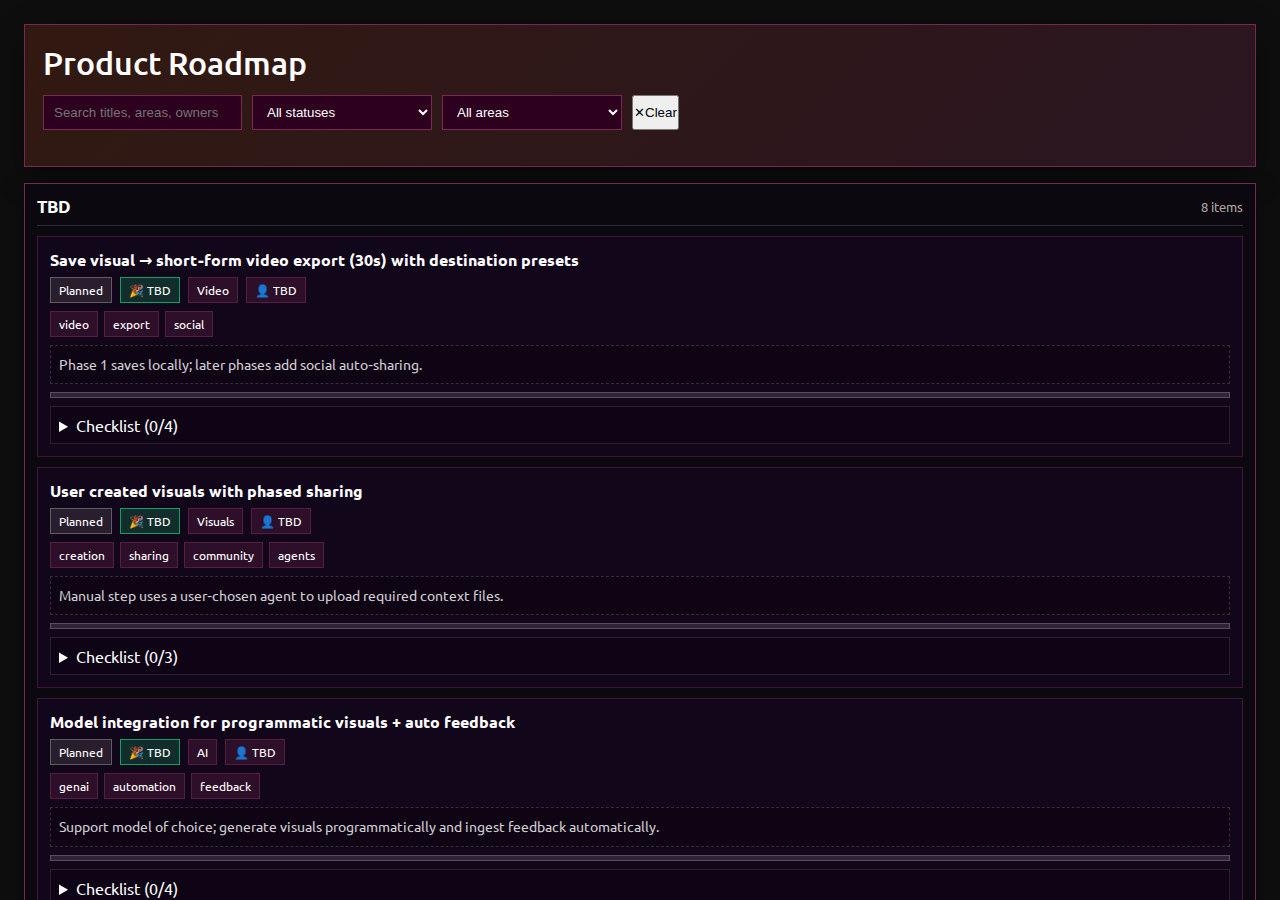
<file: roadmap.html>
<!doctype html>
<html lang="en">
<head>
  <meta charset="utf-8" />
  <title>Product Roadmap</title>
  <meta name="viewport" content="width=device-width, initial-scale=1" />
  <link href="https://fonts.googleapis.com/css2?family=Ubuntu:wght@400;500;700&display=swap" rel="stylesheet">
  <link rel="stylesheet" href="styles.css">
  <style>
    :root {
      --chip-bg: rgba(119, 41, 83, 0.28);
      --chip-brd: rgba(119, 41, 83, 0.55);
      --panel-bg: rgba(12, 8, 18, 0.85);
    }
    .scroll-viewport { position:absolute; inset:0; overflow:auto; padding:24px 24px 140px; }
    .roadmap-hero { background: linear-gradient(135deg, rgba(233,84,32,0.16), rgba(119,41,83,0.28));
      border:1px solid var(--ubuntu-purple); padding:18px; margin-bottom:16px; box-shadow:0 10px 28px rgba(0,0,0,.35);}
    .roadmap-hero h1 { font-weight:500; }
    .toolbar { display:flex; gap:10px; flex-wrap:wrap; margin:12px 0 18px; }
    .toolbar input[type="search"], .toolbar select { background:var(--ubuntu-dark); border:1px solid var(--ubuntu-purple);
      color:var(--text-primary); padding:8px 10px; min-width:180px; }
    .roadmap-grid { display:grid; grid-template-columns:repeat(auto-fit, minmax(320px, 1fr)); gap:14px; align-items:start; }
    .quarter-card { background: rgba(12,8,18,.8); border:1px solid var(--ubuntu-purple); box-shadow:0 8px 22px rgba(0,0,0,.35); padding:12px; }
    .quarter-title { display:flex; align-items:center; justify-content:space-between; margin-bottom:8px; border-bottom:1px solid rgba(174,167,159,.22); padding-bottom:8px; }
    .quarter-title h2 { font-size:1.05rem; font-weight:600; color:#fff; }
    .quarter-meta { font-size:.8rem; color:var(--text-secondary); }
    .item { background: rgba(20,6,28,.85); border:1px solid rgba(119,41,83,.45); padding:12px; margin:10px 0; transition:.18s; }
    .item:hover { transform: translateY(-2px); border-color: rgba(255,166,102,.55); box-shadow:0 8px 24px rgba(233,84,32,.2); }
    .item-title { font-weight:600; color:#fff; line-height:1.35; }
    .item-title a { color:inherit; text-decoration:none; } .item-title a:hover { color:var(--ubuntu-orange); text-decoration:underline; }
    .item-line { display:flex; gap:8px; align-items:center; flex-wrap:wrap; margin-top:6px; font-size:.88rem; color:var(--text-secondary);}
    .chips { display:flex; gap:6px; flex-wrap:wrap; margin-top:8px; }
    .chip { display:inline-flex; align-items:center; gap:6px; padding:4px 8px; border:1px solid var(--chip-brd); background:var(--chip-bg);
      font-size:.75rem; color:#fff; }
    .chip.status-planned { border-color: rgba(174,167,159,.45); background: rgba(174,167,159,.15); }
    .chip.status-inprogress { border-color: rgba(233,84,32,.6); background: rgba(233,84,32,.18); }
    .chip.status-done { border-color: rgba(16,255,145,.55); background: rgba(16,255,145,.16); }
    .chip.status-onhold { border-color: rgba(255,210,86,.6); background: rgba(255,210,86,.15); }
    .chip.release { border-color: rgba(16,255,145,.55); background: rgba(16,255,145,.16); }
    .notes { margin-top:8px; color:rgba(255,255,255,.82); font-size:.9rem; line-height:1.5; background:rgba(0,0,0,.2); border:1px dashed rgba(255,255,255,.16); padding:8px; }
    .progress { margin-top:8px; }
    .progress-bar { height:6px; background: rgba(255,255,255,.12); border:1px solid rgba(255,255,255,.2); }
    .progress-fill { height:100%; width:0%; background: var(--ubuntu-orange); }
    details.checklist { margin-top:8px; background: rgba(0,0,0,.18); border:1px solid rgba(255,255,255,.12); padding:8px; }
    .checklist-list { margin:8px 0 0 0; padding:0; list-style:none; }
    .checklist-list li { padding:4px 0; }
    .checklist-list li.done { color: rgba(16,255,145,.88); }
    .empty-state { padding:14px; border:1px dashed rgba(255,255,255,.22); color:var(--text-secondary); text-align:center; }
    .file-fallback { margin-top:12px; display:none; } .file-fallback.active { display:block; }
  </style>
</head>
<body>
  <main class="scroll-viewport">
    <header class="roadmap-hero">
      <h1>Product Roadmap</h1>
      <div class="toolbar" role="region" aria-label="Roadmap filters">
        <input id="searchBox" type="search" placeholder="Search titles, areas, owners, tags…" aria-label="Search roadmap">
        <select id="statusFilter" aria-label="Filter by status">
          <option value="">All statuses</option>
          <option>In Progress</option>
          <option>Planned</option>
          <option>On Hold</option>
          <option>Done</option>
        </select>
        <select id="areaFilter" aria-label="Filter by area">
          <option value="">All areas</option>
        </select>
        <button class="control-btn" id="btnClearFilters" title="Clear filters">
          <span class="btn-icon">✕</span><span class="btn-label">Clear</span>
        </button>
      </div>
      <div class="file-fallback" id="fileFallback">
        <label class="control-btn" style="display:inline-flex;">
          <span class="btn-icon">📄</span><span class="btn-label">Load a .md/.tsv/.csv file…</span>
          <input id="fileInput" type="file" accept=".md,.tsv,.csv,.txt" style="display:none">
        </label>
      </div>
    </header>

    <section id="root" class="roadmap-grid" aria-live="polite"></section>
  </main>

  <script>
  /* ---------- helpers ---------- */
  const $ = sel => document.querySelector(sel);
  const $$ = sel => Array.from(document.querySelectorAll(sel));
  const PREFER_SOURCES = [
    { path:'roadmap.md',  type:'md'  },  // Markdown first (easiest to edit)
    { path:'roadmap.tsv', type:'tsv' },
    { path:'roadmap.csv', type:'csv' },
  ];
  let CURRENT_SOURCE = null;
  let ALL_ITEMS = [];

  function esc(s='') {
    return s.replace(/[&<>"']/g, m => ({'&':'&amp;','<':'&lt;','>':'&gt;','"':'&quot;',"'":'&#39;'}[m]));
  }
  function statusKey(s) {
    const t=(s||'').toLowerCase();
    if (t.startsWith('in')) return 'inprogress';
    if (t.startsWith('done')||t==='completed'||t==='complete') return 'done';
    if (t.startsWith('on')) return 'onhold';
    return 'planned';
  }
  function fmtDate(d) {
    if (!d) return '';
    const m = (''+d).match(/^(\d{4})-(\d{2})-(\d{2})$/);
    if (!m) return d;
    return new Date(+m[1], +m[2]-1, +m[3]).toLocaleDateString();
  }
  function quarterSortValue(q) {
    if (!q) return Number.POSITIVE_INFINITY;
    const s=(''+q).trim(); let m;
    if ((m=s.match(/^(\d{4})-?q([1-4])$/i))) return (+m[1])*4+(+m[2]);
    if ((m=s.match(/^q([1-4])\s*(\d{4})$/i))) return (+m[2])*4+(+m[1]);
    if ((m=s.match(/^(\d{4})-(\d{2})$/))) return (+m[1])*4+Math.ceil((+m[2])/3);
    if ((m=s.match(/^(\d{4})$/))) return (+m[1])*4;
    if (s.toUpperCase()==='TBD') return Number.POSITIVE_INFINITY-1;
    return Number.POSITIVE_INFINITY;
  }
  function groupBy(arr, fn) {
    const m=new Map(); for (const it of arr){ const k=fn(it); if(!m.has(k)) m.set(k, []); m.get(k).push(it); } return m;
  }

  /* ---------- parsers ---------- */
  function parseSeparated(text, sep) {
    const rows=[]; let i=0, f='', row=[], q=false;
    while(i<text.length){ const ch=text[i];
      if (ch==='"'){ if(q && text[i+1]==='"'){ f+='"'; i+=2; continue; } q=!q; i++; continue; }
      if (!q && (ch==='\n'||ch==='\r')){ if (f!==''||row.length){ row.push(f); rows.push(row); row=[]; f=''; }
        if (ch==='\r'&&text[i+1]==='\n') i++; i++; continue; }
      if (!q && ch===sep){ row.push(f); f=''; i++; continue; }
      f+=ch; i++;
    }
    if (f!==''||row.length){ row.push(f); rows.push(row); }
    return rows.map(r=>r.map(c=>c.trim())).filter(r=>r.some(c=>c.length>0));
  }
  function normalizeFromHeaderRow(rows){
    if (!rows.length) return [];
    const header = rows[0].map(h => h.toLowerCase());
    const idx = names => names.reduce((acc,n)=> acc>=0?acc: header.indexOf(n), -1);
    const qi=idx(['quarter','q','when']);
    const ti=idx(['title','item','name']);
    const si=idx(['status','state']);
    const ai=idx(['area','track','category','pillar']);
    const oi=idx(['owner','lead']);
    const gi=idx(['tags','tag']);
    const ss=idx(['start','start_date','startdate']);
    const du=idx(['due','target','target_date','duedate']);
    const rl=idx(['release','release_date','released']);
    const li=idx(['link','url']);
    const no=idx(['notes','note','desc','description']);
    const items=[];
    for (let r=1;r<rows.length;r++){
      const row=rows[r]; if (!row||!row.length) continue;
      const title=row[ti]||''; if(!title.trim()) continue;
      items.push({
        quarter: row[qi]||'TBD',
        title,
        status: statusKey(row[si]||'Planned'),
        area: row[ai]||'',
        owner: row[oi]||'',
        tags: (row[gi]||'').split(/;|,/).map(t=>t.trim()).filter(Boolean),
        start: row[ss]||'',
        due: row[du]||'',
        release: row[rl]||'',
        link: row[li]||'',
        notes: row[no]||'',
        checklist: []
      });
    }
    return items;
  }
  function parseTSV(text){ return normalizeFromHeaderRow(parseSeparated(text,'\t').filter(r=>r[0] && !r[0].startsWith('#'))); }
  function parseCSV(text){ return normalizeFromHeaderRow(parseSeparated(text,',').filter(r=>r[0] && !r[0].startsWith('#'))); }

  // Markdown with sub-checklists & release date
  function parseMarkdown(text){
    const lines = text.split(/\r?\n/);
    let currentQuarter='TBD';
    let lastItem=null;
    const items=[];
    const topItemRe = /^-\s+\[(\s|x|~|>|in)\]\s*(.+)$/i;
    const subItemRe = /^\s{2,}-\s+\[(\s|x)\]\s*(.+)$/i;
    for (const raw of lines){
      const line = raw.trimEnd();
      if (!line.trim()) continue;
      const h = line.match(/^#{2,3}\s+(.*)$/); // quarters as ##/###
      if (h){ currentQuarter=h[1].trim(); lastItem=null; continue; }

      // sub-checklist (must check raw for leading spaces)
      const sub = raw.match(subItemRe);
      if (sub && lastItem){
        const done = sub[1].toLowerCase()==='x';
        lastItem.checklist.push({ text: sub[2].trim(), done });
        continue;
      }

      // top-level item
      const m = line.match(topItemRe);
      if (m){
        const box = m[1].toLowerCase();
        const rest = m[2].trim();
        const parts = rest.split('|').map(s=>s.trim()).filter(Boolean);
        const title = parts.shift() || '';
        const meta = parts.reduce((acc, seg)=>{
          const mm = seg.match(/^([a-z_]+)\s*:\s*(.+)$/i);
          if (mm) acc[mm[1].toLowerCase()] = mm[2].trim();
          return acc;
        }, {});
        const baseStatus = (box==='x') ? 'done' : (box==='~'||box==='>'||box==='in') ? 'inprogress' : 'planned';
        const item = {
          quarter: currentQuarter || 'TBD',
          title,
          status: baseStatus,
          area: meta.area || '',
          owner: meta.owner || '',
          tags: (meta.tags||'').split(/;|,/).map(t=>t.trim()).filter(Boolean),
          start: meta.start || '',
          due: meta.due || meta.target || '',
          release: meta.release || '',
          link: meta.link || '',
          notes: meta.notes || '',
          checklist: []
        };
        items.push(item);
        lastItem=item;
      }
    }
    return items;
  }

  /* ---------- load & UI ---------- */
  function effectiveStatus(it){
    if (it.checklist && it.checklist.length){
      const done = it.checklist.filter(c=>c.done).length;
      if (done === it.checklist.length && it.checklist.length>0) return 'done';
      if (done > 0) return 'inprogress';
    }
    return statusKey(it.status);
  }

  async function detectAndLoad(){
    for (const src of PREFER_SOURCES){
      try {
        const res = await fetch(src.path, { cache:'no-store' });
        if (!res.ok) continue;
        const text = await res.text();
        const items = src.type==='md'  ? parseMarkdown(text)
                     : src.type==='tsv' ? parseTSV(text)
                     : parseCSV(text);
        CURRENT_SOURCE = src;
        return items;
      } catch(e){/* try next */ }
    }
    meta.innerHTML = `No data file found. Place <strong>roadmap.md</strong> next to this HTML or use the button below.`;
    $('#fileFallback').classList.add('active');
    return [];
  }

  function applyFilters(items){
    const q = $('#searchBox').value.trim().toLowerCase();
    const s = $('#statusFilter').value;
    const a = $('#areaFilter').value;
    return items.filter(it=>{
      const eff = effectiveStatus(it);
      if (s && eff !== statusKey(s)) return false;
      if (a && (it.area||'').toLowerCase() !== a.toLowerCase()) return false;
      if (q){
        const blob = [it.title, it.area, it.owner, it.quarter, (it.tags||[]).join(' '), it.notes].join(' ').toLowerCase();
        if (!blob.includes(q)) return false;
      }
      return true;
    });
  }

  function render(items){
    const root = $('#root'); root.innerHTML='';
    if (!items.length){ root.innerHTML = `<div class="empty-state">No items to display with current filters.</div>`; return; }

    // area options
    const areas = Array.from(new Set(ALL_ITEMS.map(i=>(i.area||'').trim()).filter(Boolean))).sort();
    const areaSel = $('#areaFilter');
    const currentArea = areaSel.value;
    areaSel.innerHTML = `<option value="">All areas</option>` + areas.map(a=>`<option ${a===currentArea?'selected':''}>${esc(a)}</option>`).join('');

    // group & sort
    const groups = groupBy(items, it=>it.quarter || 'TBD');
    const quarters = Array.from(groups.keys()).sort((a,b)=> quarterSortValue(a)-quarterSortValue(b));

    for (const q of quarters){
      const group = groups.get(q).slice().sort((a,b)=>{
        const order = { inprogress:0, planned:1, onhold:2, done:3 };
        const sa=order[effectiveStatus(a)] ?? 9, sb=order[effectiveStatus(b)] ?? 9;
        if (sa!==sb) return sa-sb;
        return (a.due||'').localeCompare(b.due||'');
      });

      const card = document.createElement('section');
      card.className='quarter-card';
      card.innerHTML = `
        <div class="quarter-title">
          <h2>${esc(q)}</h2>
          <div class="quarter-meta">${group.length} item${group.length>1?'s':''}</div>
        </div>
      `;

      for (const it of group){
        const eff = effectiveStatus(it);
        const chipStatus = `status-${eff}`;
        const linkOpen = it.link ? `<a href="${esc(it.link)}" target="_blank" rel="noopener noreferrer">` : '';
        const linkClose = it.link ? `</a>` : '';
        const when = (it.start||it.due) ? `<span class="chip" title="Dates">${it.start?fmtDate(it.start):''}${it.start&&it.due?' → ':''}${it.due?fmtDate(it.due):''}</span>` : '';
        const release = it.release ? `<span class="chip release" title="Release date">🎉 ${fmtDate(it.release)}</span>` : '';
        const tags = (it.tags||[]).map(t=>`<span class="chip">${esc(t)}</span>`).join('');
        const hasChecklist = it.checklist && it.checklist.length>0;
        const done = hasChecklist ? it.checklist.filter(c=>c.done).length : 0;
        const total = hasChecklist ? it.checklist.length : 0;
        const pct = hasChecklist ? Math.round(done/total*100) : 0;

        const el = document.createElement('article');
        el.className='item';
        el.innerHTML = `
          <div class="item-title">${linkOpen}${esc(it.title)}${linkClose}</div>
          <div class="item-line">
            <span class="chip ${chipStatus}" title="Status">${eff.replace(/^./,c=>c.toUpperCase())}</span>
            ${release}
            ${it.area ? `<span class="chip" title="Area">${esc(it.area)}</span>` : ''}
            ${it.owner ? `<span class="chip" title="Owner">👤 ${esc(it.owner)}</span>` : ''}
            ${when}
          </div>
          ${ (it.tags&&it.tags.length) ? `<div class="chips">${tags}</div>` : '' }
          ${ it.notes ? `<div class="notes">${esc(it.notes)}</div>` : '' }
          ${ hasChecklist ? `
            <div class="progress" aria-label="Checklist progress">
              <div class="progress-bar"><div class="progress-fill" style="width:${pct}%"></div></div>
            </div>
            <details class="checklist">
              <summary>Checklist (${done}/${total})</summary>
              <ul class="checklist-list">
                ${it.checklist.map(c=>`<li class="${c.done?'done':''}">${c.done?'✓':'○'} ${esc(c.text)}</li>`).join('')}
              </ul>
            </details>
          ` : '' }
        `;
        card.appendChild(el);
      }
      root.appendChild(card);
    }
  }

  // events
  $('#searchBox').addEventListener('input', ()=>render(applyFilters(ALL_ITEMS)));
  $('#statusFilter').addEventListener('change', ()=>render(applyFilters(ALL_ITEMS)));
  $('#areaFilter').addEventListener('change', ()=>render(applyFilters(ALL_ITEMS)));
  $('#btnClearFilters').addEventListener('click', ()=>{
    $('#searchBox').value=''; $('#statusFilter').value=''; $('#areaFilter').value=''; render(applyFilters(ALL_ITEMS));
  });

  // local file fallback
  const fileInput = $('#fileInput');
  fileInput?.addEventListener('change', async (ev)=>{
    const f = ev.target.files?.[0]; if (!f) return;
    const text = await f.text(); const name=f.name.toLowerCase();
    CURRENT_SOURCE = { path:f.name, type: name.endsWith('.csv')?'csv': name.endsWith('.tsv')||name.endsWith('.txt')?'tsv':'md' };
    ALL_ITEMS = CURRENT_SOURCE.type==='md' ? parseMarkdown(text) : CURRENT_SOURCE.type==='tsv' ? parseTSV(text) : parseCSV(text);
    $('#metaLine').textContent = `Loaded ${f.name} • ${ALL_ITEMS.length} items`;
    render(applyFilters(ALL_ITEMS));
  });

  // initial load (no auto-refresh / no reload button)
  (async()=>{ ALL_ITEMS = await detectAndLoad(); render(applyFilters(ALL_ITEMS)); })();
  </script>
</body>
</html>
</file>
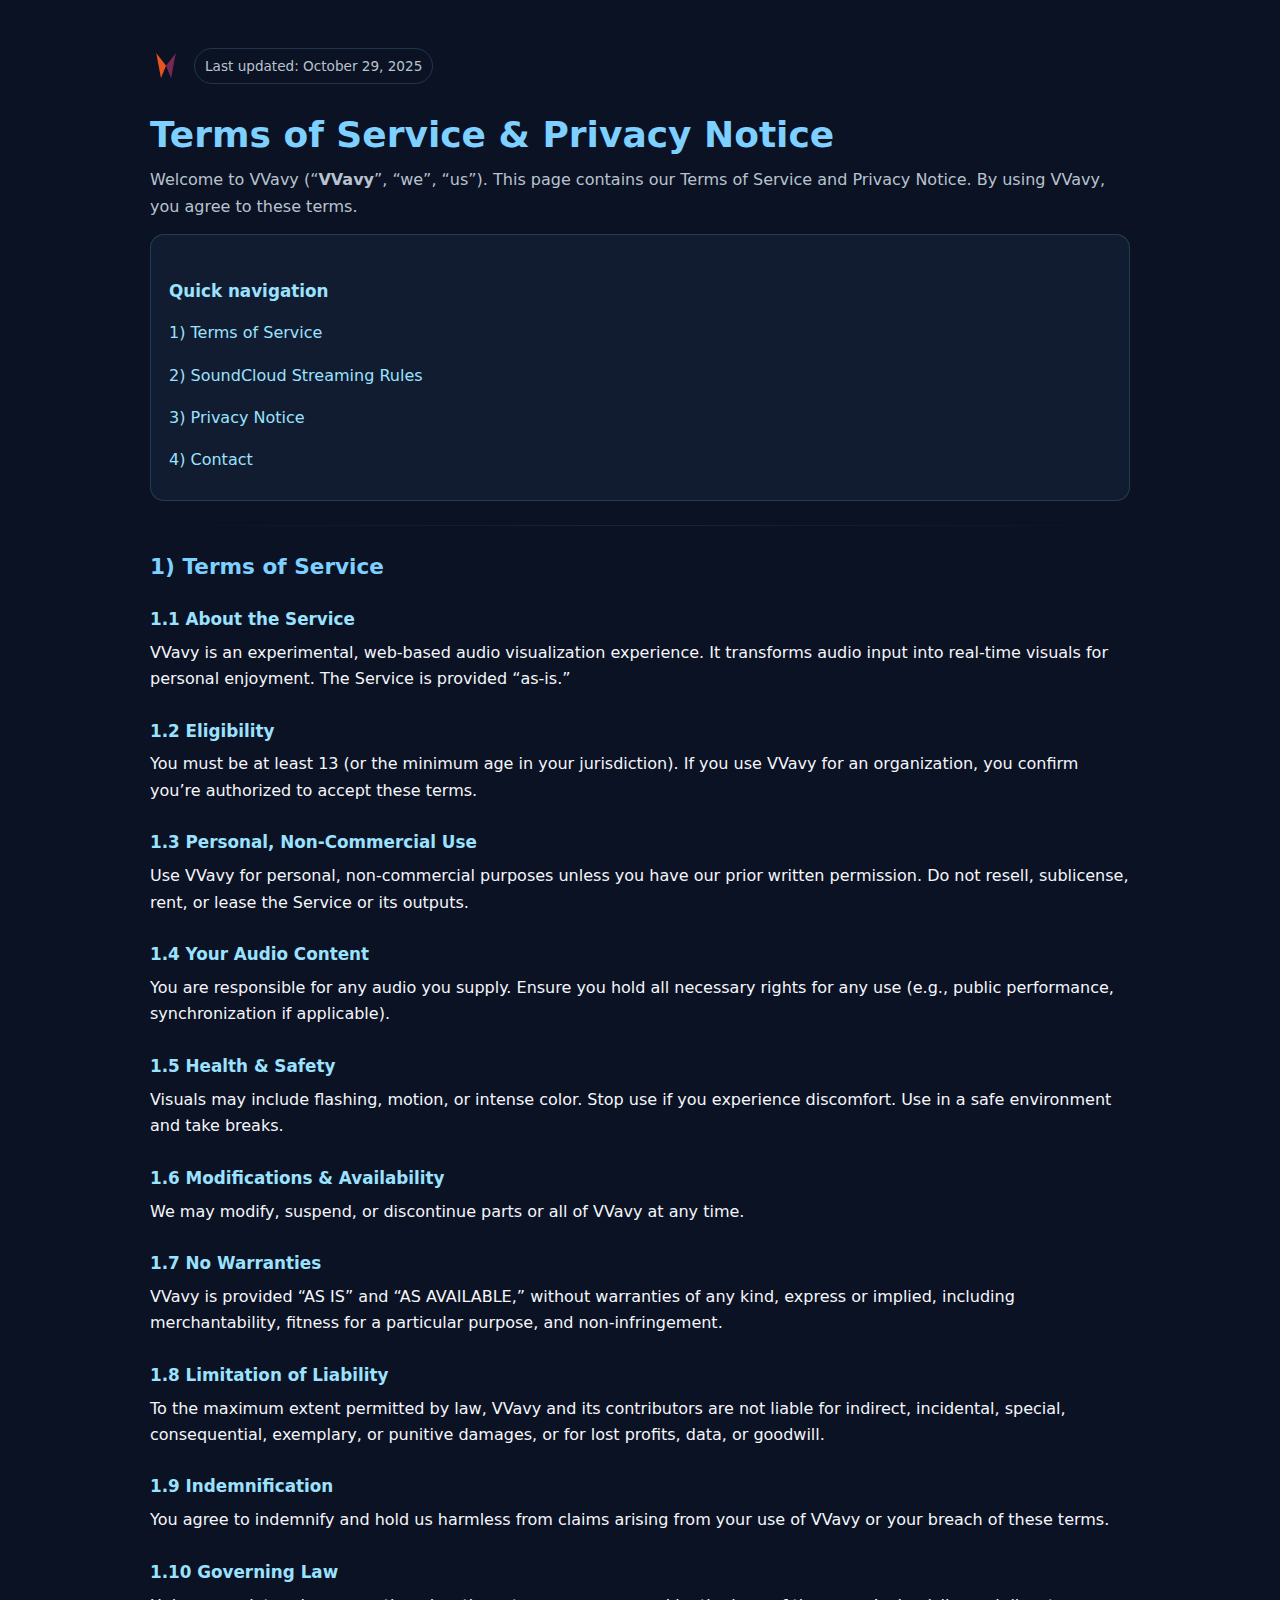
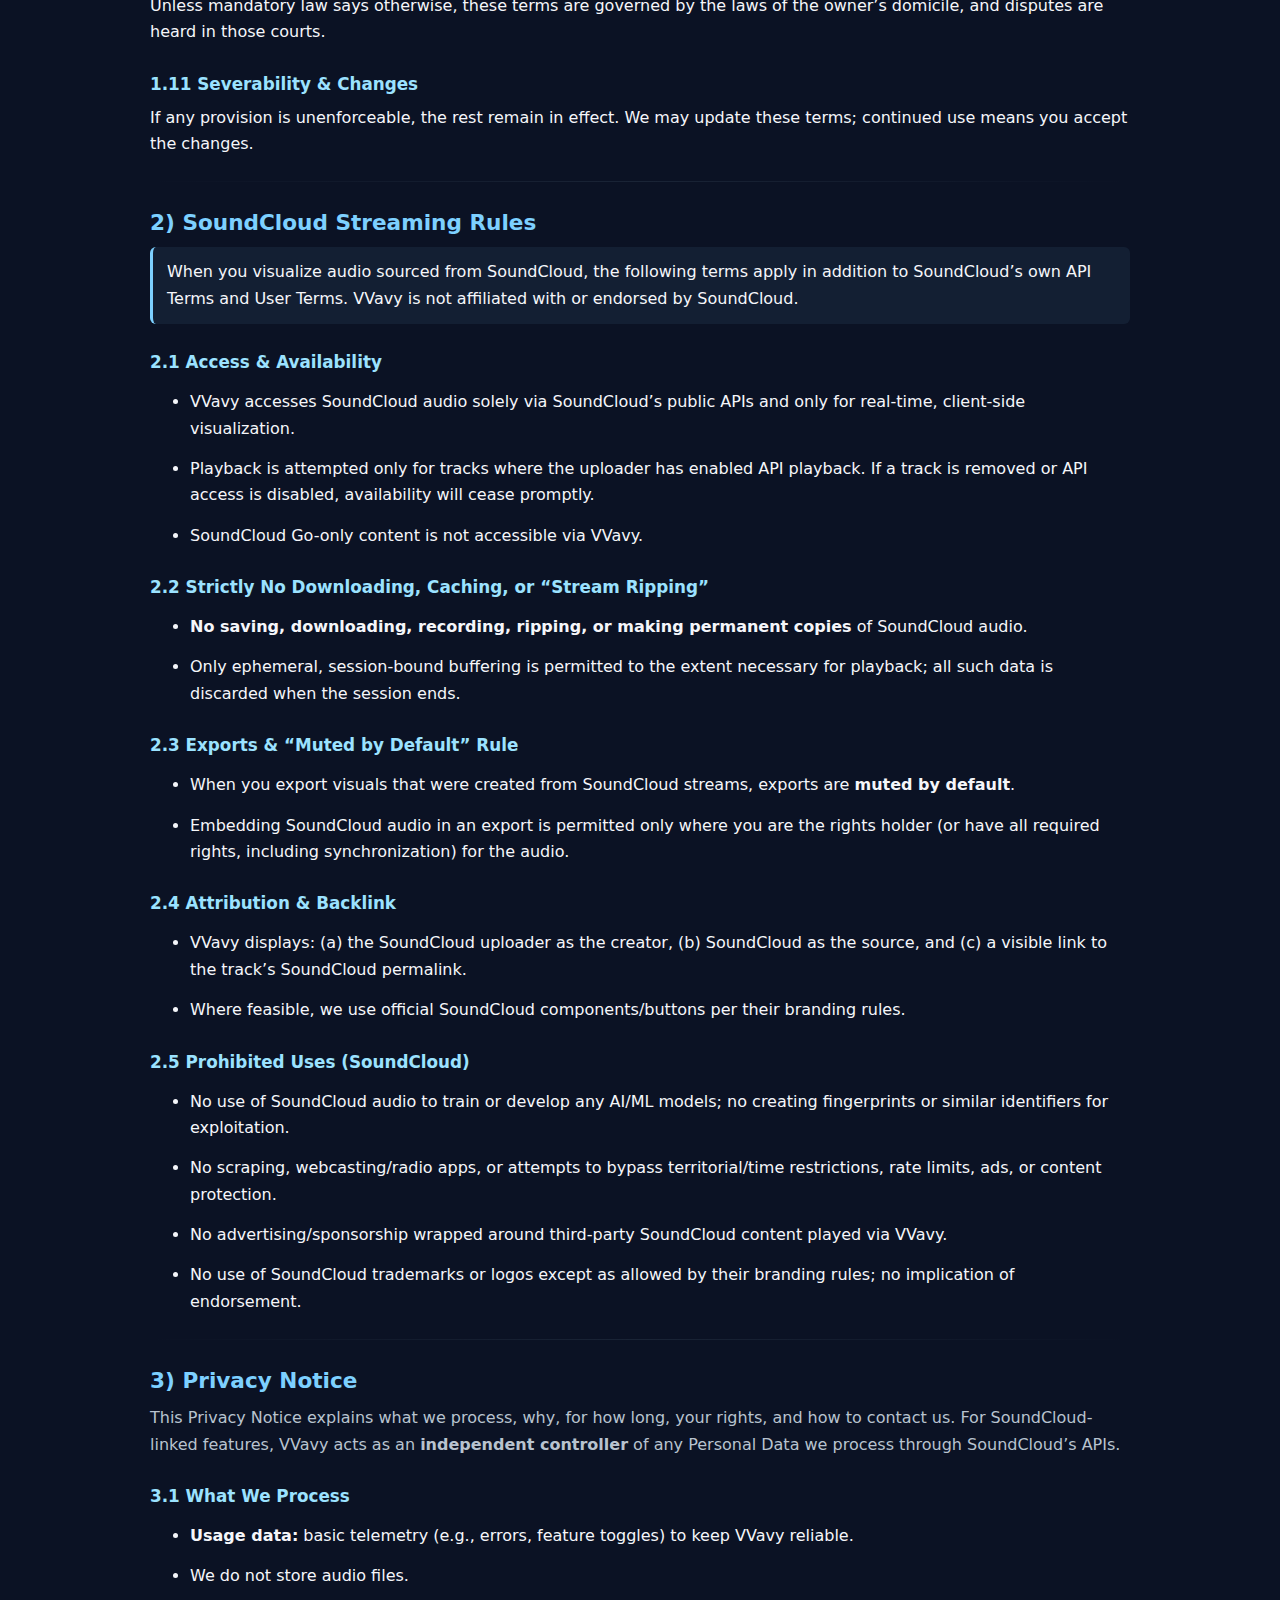
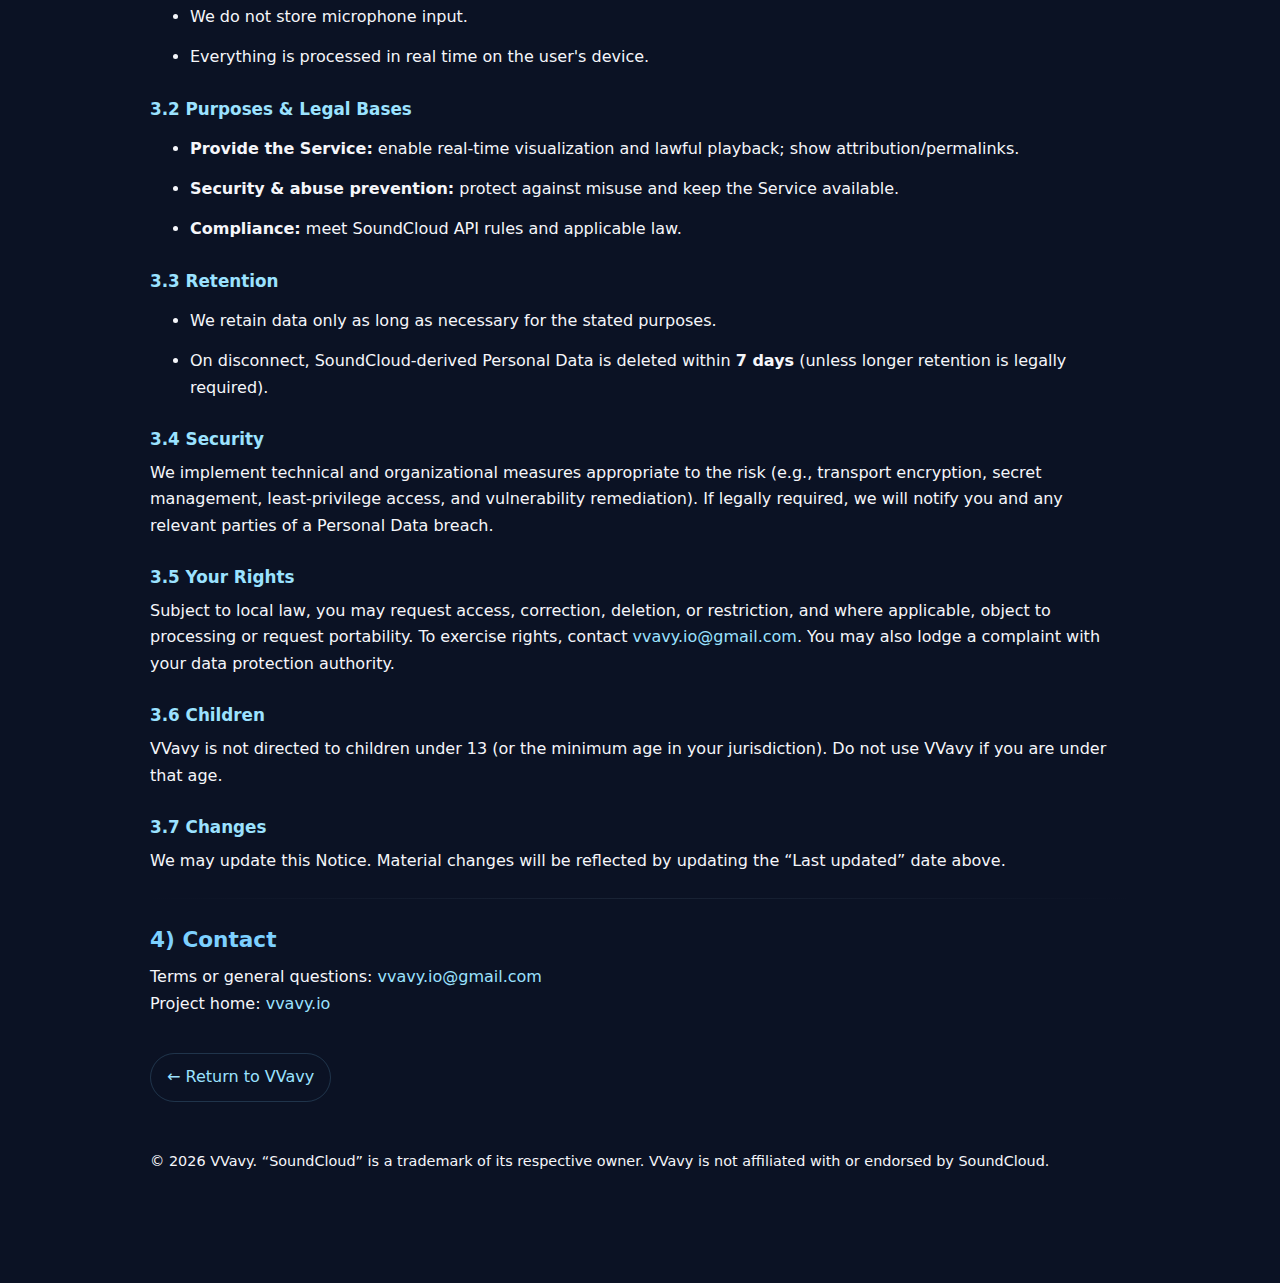
<file: terms.html>
<!DOCTYPE html>
<html lang="en">
<head>
  <meta charset="utf-8" />
  <meta name="viewport" content="width=device-width,initial-scale=1" />
  <title>VVavy — Terms of Service & Privacy Notice</title>
  <meta name="theme-color" content="#060b16" />
  <link rel="icon" href="/images/vvavy_favicon_256.png" />
  <style>
    :root{
      --bg:#060b16;--text:#f5f6fa;--muted:#b8c3cf;--edge:#1a2436;
      --brand:#7dd0ff;--brand-2:#9be2ff;--card:rgba(125,208,255,.06);
      --card-b:rgba(125,208,255,.18);--ok:#4ade80;--warn:#fbbf24;--bad:#f87171;
    }
    html,body{height:100%}
    body{margin:0;background:var(--bg);color:var(--text);font:16px/1.65 "Inter","Segoe UI",system-ui,-apple-system,sans-serif;-webkit-font-smoothing:antialiased}
    .wrap{max-width:980px;margin:0 auto;padding:48px 20px 96px}
    .brand{display:flex;gap:12px;align-items:center;margin-bottom:10px}
    .brand img{width:32px;height:32px;border-radius:8px}
    h1,h2,h3{color:var(--brand);margin:28px 0 10px;line-height:1.25}
    h1{font-size:2.25rem}
    h2{font-size:1.35rem}
    h3{font-size:1.05rem;color:var(--brand-2)}
    p,li{color:var(--text);margin:0 0 14px}
    a{color:var(--brand-2);text-decoration:none}
    a:hover{text-decoration:underline}
    .card{background:var(--card);border:1px solid var(--card-b);border-radius:14px;padding:18px 18px}
    .grid{display:grid;gap:18px}
    .muted{color:var(--muted)}
    .pill{display:inline-block;border:1px solid var(--card-b);border-radius:999px;padding:6px 10px;font-size:.85rem;color:var(--muted)}
    .toc a{display:block;padding:8px 0}
    .hr{height:1px;background:linear-gradient(90deg,transparent,var(--edge),transparent);margin:24px 0}
    .notice{border-left:3px solid var(--brand);padding:12px 14px;background:rgba(125,208,255,.07);border-radius:6px}
    .callout-ok{border-left-color:var(--ok)}
    .callout-warn{border-left-color:var(--warn)}
    .code{font-family:ui-monospace,SFMono-Regular,Menlo,Consolas,monospace;background:#0b1426;border:1px solid #152443;border-radius:8px;padding:2px 6px}
    .footer{margin-top:48px;color:var(--muted);font-size:.9rem}
    .back{display:inline-block;margin-top:22px;border:1px solid var(--card-b);border-radius:999px;padding:10px 16px}
    @media (prefers-color-scheme: light){
      body{background:#0b1224;color:#e9eef5}
    }
  </style>
</head>
<body>
  <div class="wrap">
    <div class="brand">
      <img src="/images/vvavy_favicon_256.png" alt="VVavy" />
      <span class="pill">Last updated: October 29, 2025</span>
    </div>
    <h1>Terms of Service &amp; Privacy Notice</h1>
    <p class="muted">Welcome to VVavy (“<strong>VVavy</strong>”, “we”, “us”). This page contains our Terms of Service and Privacy Notice. By using VVavy, you agree to these terms.</p>

    <div class="card toc">
      <h3>Quick navigation</h3>
      <a href="#tos">1) Terms of Service</a>
      <a href="#sc">2) SoundCloud Streaming Rules</a>
      <a href="#privacy">3) Privacy Notice </a>
      <a href="#contact">4) Contact</a>
    </div>

    <div class="hr"></div>

    <section id="tos">
      <h2>1) Terms of Service</h2>
      <h3>1.1 About the Service</h3>
      <p>VVavy is an experimental, web-based audio visualization experience. It transforms audio input into real-time visuals for personal enjoyment. The Service is provided “as-is.”</p>

      <h3>1.2 Eligibility</h3>
      <p>You must be at least 13 (or the minimum age in your jurisdiction). If you use VVavy for an organization, you confirm you’re authorized to accept these terms.</p>

      <h3>1.3 Personal, Non-Commercial Use</h3>
      <p>Use VVavy for personal, non-commercial purposes unless you have our prior written permission. Do not resell, sublicense, rent, or lease the Service or its outputs.</p>

      <h3>1.4 Your Audio Content</h3>
      <p>You are responsible for any audio you supply. Ensure you hold all necessary rights for any use (e.g., public performance, synchronization if applicable).</p>

      <h3>1.5 Health & Safety</h3>
      <p>Visuals may include flashing, motion, or intense color. Stop use if you experience discomfort. Use in a safe environment and take breaks.</p>

      <h3>1.6 Modifications & Availability</h3>
      <p>We may modify, suspend, or discontinue parts or all of VVavy at any time.</p>

      <h3>1.7 No Warranties</h3>
      <p>VVavy is provided “AS IS” and “AS AVAILABLE,” without warranties of any kind, express or implied, including merchantability, fitness for a particular purpose, and non-infringement.</p>

      <h3>1.8 Limitation of Liability</h3>
      <p>To the maximum extent permitted by law, VVavy and its contributors are not liable for indirect, incidental, special, consequential, exemplary, or punitive damages, or for lost profits, data, or goodwill.</p>

      <h3>1.9 Indemnification</h3>
      <p>You agree to indemnify and hold us harmless from claims arising from your use of VVavy or your breach of these terms.</p>

      <h3>1.10 Governing Law</h3>
      <p>Unless mandatory law says otherwise, these terms are governed by the laws of the owner’s domicile, and disputes are heard in those courts.</p>

      <h3>1.11 Severability & Changes</h3>
      <p>If any provision is unenforceable, the rest remain in effect. We may update these terms; continued use means you accept the changes.</p>
    </section>

    <div class="hr"></div>

    <section id="sc">
      <h2>2) SoundCloud Streaming Rules</h2>
      <p class="notice">When you visualize audio sourced from SoundCloud, the following terms apply in addition to SoundCloud’s own API Terms and User Terms. VVavy is not affiliated with or endorsed by SoundCloud.</p>

      <h3>2.1 Access & Availability</h3>
      <ul>
        <li>VVavy accesses SoundCloud audio solely via SoundCloud’s public APIs and only for real-time, client-side visualization.</li>
        <li>Playback is attempted only for tracks where the uploader has enabled API playback. If a track is removed or API access is disabled, availability will cease promptly.</li>
        <li>SoundCloud Go-only content is not accessible via VVavy.</li>
      </ul>

      <h3>2.2 Strictly No Downloading, Caching, or “Stream Ripping”</h3>
      <ul>
        <li><strong>No saving, downloading, recording, ripping, or making permanent copies</strong> of SoundCloud audio.</li>
        <li>Only ephemeral, session-bound buffering is permitted to the extent necessary for playback; all such data is discarded when the session ends.</li>
      </ul>

      <h3>2.3 Exports & “Muted by Default” Rule</h3>
      <ul>
        <li>When you export visuals that were created from SoundCloud streams, exports are <strong>muted by default</strong>.</li>
        <li>Embedding SoundCloud audio in an export is permitted only where you are the rights holder (or have all required rights, including synchronization) for the audio.</li>
      </ul>

      <h3>2.4 Attribution & Backlink</h3>
      <ul>
        <li>VVavy displays: (a) the SoundCloud uploader as the creator, (b) SoundCloud as the source, and (c) a visible link to the track’s SoundCloud permalink.</li>
        <li>Where feasible, we use official SoundCloud components/buttons per their branding rules.</li>
      </ul>

      <h3>2.5 Prohibited Uses (SoundCloud)</h3>
      <ul>
        <li>No use of SoundCloud audio to train or develop any AI/ML models; no creating fingerprints or similar identifiers for exploitation.</li>
        <li>No scraping, webcasting/radio apps, or attempts to bypass territorial/time restrictions, rate limits, ads, or content protection.</li>
        <li>No advertising/sponsorship wrapped around third-party SoundCloud content played via VVavy.</li>
        <li>No use of SoundCloud trademarks or logos except as allowed by their branding rules; no implication of endorsement.</li>
      </ul>
    </section>

    <div class="hr"></div>

    <section id="privacy">
      <h2>3) Privacy Notice</h2>
      <p class="muted">This Privacy Notice explains what we process, why, for how long, your rights, and how to contact us. For SoundCloud-linked features, VVavy acts as an <strong>independent controller</strong> of any Personal Data we process through SoundCloud’s APIs.</p>

      <h3>3.1 What We Process</h3>
      <ul>
        <li><strong>Usage data:</strong> basic telemetry (e.g., errors, feature toggles) to keep VVavy reliable.</li>
        <li> We do not store audio files.</li>
        <li> We do not store microphone input.</li>
        <li> Everything is processed in real time on the user's device.</li>
      </ul>

      <h3>3.2 Purposes & Legal Bases</h3>
      <ul>
        <li><strong>Provide the Service:</strong> enable real-time visualization and lawful playback; show attribution/permalinks.</li>
        <li><strong>Security & abuse prevention:</strong> protect against misuse and keep the Service available.</li>
        <li><strong>Compliance:</strong> meet SoundCloud API rules and applicable law.</li>
      </ul>

      <h3>3.3 Retention</h3>
      <ul>
        <li>We retain data only as long as necessary for the stated purposes.</li>
        <li>On disconnect, SoundCloud-derived Personal Data is deleted within <strong>7 days</strong> (unless longer retention is legally required).</li>
      </ul>

      <h3>3.4 Security</h3>
      <p>We implement technical and organizational measures appropriate to the risk (e.g., transport encryption, secret management, least-privilege access, and vulnerability remediation). If legally required, we will notify you and any relevant parties of a Personal Data breach.</p>

      <h3>3.5 Your Rights</h3>
      <p>Subject to local law, you may request access, correction, deletion, or restriction, and where applicable, object to processing or request portability. To exercise rights, contact <a href="mailto:vvavy.io@gmail.com">vvavy.io@gmail.com</a>. You may also lodge a complaint with your data protection authority.</p>

      <h3>3.6 Children</h3>
      <p>VVavy is not directed to children under 13 (or the minimum age in your jurisdiction). Do not use VVavy if you are under that age.</p>

      <h3>3.7 Changes</h3>
      <p>We may update this Notice. Material changes will be reflected by updating the “Last updated” date above.</p>
    </section>

    <div class="hr"></div>

    <section id="contact">
      <h2>4) Contact</h2>
      <p>Terms or general questions: <a href="mailto:vvavy.io@gmail.com">vvavy.io@gmail.com</a><br/>
         Project home: <a href="https://vvavy.io" target="_blank" rel="noopener">vvavy.io</a>
      </p>
      <a class="back" href="/">← Return to VVavy</a>
    </section>

    <div class="footer">
      <p>© <span id="y"></span> VVavy. “SoundCloud” is a trademark of its respective owner. VVavy is not affiliated with or endorsed by SoundCloud.</p>
    </div>
  </div>
  <script>document.getElementById('y').textContent=new Date().getFullYear()</script>
</body>
</html>
</file>
<file: styles.css>
@keyframes breathe{0%,to{box-shadow:0 2px 8px rgba(233,84,32,.15),0 0 0 0 rgba(233,84,32,.15);transform:scale(1)}50%{box-shadow:0 6px 24px rgba(233,84,32,.35),0 0 16px 8px rgba(233,84,32,.12);transform:scale(1.07)}}@keyframes control-breathe{0%,to{transform:scale(1);box-shadow:0 12px 28px rgba(119,41,83,.35),0 0 0 0 rgba(255,166,102,.28)}45%{transform:scale(1.05);box-shadow:0 16px 38px rgba(119,41,83,.45),0 0 0 18px transparent}}@keyframes selectionPulse{0%,to{box-shadow:0 18px 42px rgba(0,0,0,.35)}50%{box-shadow:0 24px 60px rgba(233,84,32,.28)}}@keyframes modalSlideIn{0%{opacity:0;transform:translateY(-20px)}to{opacity:1;transform:translateY(0)}}@keyframes noticeGlow{0%,to{box-shadow:0 0 10px rgba(233,84,32,.2)}50%{box-shadow:0 0 20px rgba(233,84,32,.4)}}@keyframes continueBreath{0%,to{transform:translateY(0) scale(1);box-shadow:0 0 18px rgba(119,41,83,.28)}50%{transform:translateY(-2px) scale(1.04);box-shadow:0 0 26px rgba(125,208,255,.45)}}:root{--ubuntu-orange:#E95420;--ubuntu-purple:#772953;--ubuntu-purple-dark:#5E2750;--ubuntu-purple-light:#924D6A;--ubuntu-warm-grey:#AEA79F;--ubuntu-cool-grey:#333333;--ubuntu-light-grey:#F7F7F7;--ubuntu-dark:#2C001E;--ubuntu-bg:#0E0E0E;--ubuntu-accent:#E95420;--text-primary:#FFFFFF;--text-secondary:#AEA79F;--scrollbar-track-color:rgba(119, 41, 83, 0.25);--scrollbar-thumb-color:#585858;--scrollbar-thumb-hover-color:#777777}*,html{scrollbar-color:var(--scrollbar-thumb-color) var(--scrollbar-track-color)}*{margin:0;padding:0;box-sizing:border-box}body{font-family:"Ubuntu","Segoe UI",system-ui,-apple-system,sans-serif;background:var(--ubuntu-bg);color:var(--text-primary);height:100vh;overflow:hidden;position:relative}html{scrollbar-width:thin}::-webkit-scrollbar{width:8px;height:8px}::-webkit-scrollbar-track{background:var(--scrollbar-track-color)}::-webkit-scrollbar-thumb{background:var(--scrollbar-thumb-color);border-radius:0}::-webkit-scrollbar-thumb:hover{background:var(--scrollbar-thumb-hover-color)}.hidden{display:none!important}#playPauseBtn.initial-pulse,#playPauseBtn.initial-pulse:disabled{animation:breathe 1.8s ease-in-out infinite;opacity:1;cursor:pointer;box-shadow:0 2px 8px rgba(233,84,32,.18)}#playPauseBtn.breathe{animation:breathe 1.8s ease-in-out infinite}.brand-mark{width:72px;height:auto;display:block;margin:0 auto 12px}.brand-mark--compact{width:56px;margin:0}.brand-mark--terms{width:70px;margin:0 auto 24px}.modal-header .brand-mark{margin-bottom:18px}.quickstart-modal{position:fixed;inset:0;display:flex;align-items:center;justify-content:center;padding:clamp(24px,5vw,60px);background:rgba(10,6,18,.85);backdrop-filter:blur(12px);opacity:0;pointer-events:none;transition:opacity .25s ease;z-index:3000}.quickstart-modal.active{opacity:1;pointer-events:auto}.quickstart-modal__content{position:relative;width:min(440px,100%);background:rgba(19,7,30,.92);border:1px solid rgba(119,41,83,.6);border-radius:0;padding:clamp(24px,5vw,36px);box-shadow:0 24px 60px rgba(5,4,16,.45);display:flex;flex-direction:column;align-items:center;gap:16px}.quickstart-modal__title{margin:0;font-size:clamp(1.4rem,4vw,1.7rem);font-weight:600;text-align:center}.quickstart-modal__message{margin:0;font-size:.95rem;line-height:1.6;text-align:center;color:rgba(255,255,255,.78)}.quickstart-modal__close{position:absolute;top:12px;right:12px;background:0 0;border:0;color:rgba(255,255,255,.65);font-size:1.6rem;line-height:1;cursor:pointer;padding:4px;transition:color .2s ease}.quickstart-modal__close:focus-visible,.quickstart-modal__close:hover{color:#fff;outline:0}.quickstart-modal__cta{display:inline-flex;align-items:center;justify-content:center;padding:12px 28px;font-size:1rem;font-weight:600;text-transform:uppercase;letter-spacing:.08em;border:0;border-radius:0;background:rgba(233,84,32,.95);color:#fff;cursor:pointer;box-shadow:0 14px 36px rgba(233,84,32,.35);transition:transform .2s ease,box-shadow .2s ease;min-width:180px}.quickstart-modal__cta:focus-visible,.quickstart-modal__cta:hover{transform:translateY(-1px);box-shadow:0 18px 42px rgba(233,84,32,.45);outline:0}.quickstart-status{min-height:1.2em;margin:4px 0 0;font-size:.85rem;color:rgba(255,255,255,.65);text-align:center}.quickstart-status--error{color:#ff8080}body.quickstart-active{overflow:hidden}@media (max-width:640px){.quickstart-modal{align-items:flex-end;padding:24px 16px}.quickstart-modal__content{width:100%;padding:28px 20px 32px;align-items:stretch}.quickstart-modal__message{font-size:.92rem;text-align:left}.quickstart-modal__title{text-align:left}}.now-playing{background:rgba(119,41,83,.15);border:1px solid var(--ubuntu-purple);border-radius:0;padding:12px;border-bottom:2px solid rgba(233,84,32,.3)}.track-info{display:flex;align-items:flex-start;gap:12px;min-width:0}.track-text{display:flex;flex-direction:column;gap:4px;min-width:0;flex:1}.track-line{display:flex;align-items:center;gap:6px;min-width:0}.track-artist,.track-title{white-space:nowrap;overflow:hidden;text-overflow:ellipsis;text-decoration:none}.track-title{font-size:14px;font-weight:600;color:var(--text-primary);transition:color .2s ease,text-decoration-color .2s ease}.track-artist{font-size:12px;color:var(--text-secondary);transition:color .2s ease}.track-title[href]:focus-visible,.track-title[href]:hover{color:var(--ubuntu-orange);text-decoration:underline}.track-artist[href]:focus-visible,.track-artist[href]:hover{color:var(--ubuntu-orange)}.track-artist:not([href]),.track-title:not([href]){cursor:default;pointer-events:none}.track-artist-prefix{font-size:12px;color:var(--text-secondary)}.track-artwork{width:56px;height:56px;display:block;border-radius:6px;border:1px solid rgba(255,255,255,.18);box-shadow:0 6px 16px rgba(0,0,0,.35);object-fit:cover;background:rgba(15,15,24,.7);flex-shrink:0}.track-artwork[hidden]{display:none}.soundcloud-attribution{display:flex;align-items:center;gap:8px;margin-top:8px;padding-top:6px;border-top:1px solid rgba(174,167,159,.25)}.soundcloud-logo{width:22px;height:auto;display:block}.soundcloud-logo-link{display:inline-flex;align-items:center;justify-content:center}.soundcloud-track-link{font-size:11px;font-weight:600;letter-spacing:.05em;color:var(--text-secondary);text-transform:uppercase;text-decoration:none}.soundcloud-track-link:focus-visible,.soundcloud-track-link:hover{color:var(--ubuntu-orange)}@media (max-width:600px){.track-info{gap:10px}.track-artwork{width:50px;height:50px}}@media (max-width:520px){.track-info{align-items:flex-start}.track-artwork{margin-left:auto}}.section-divider{padding:8px 0;border-top:1px solid rgba(174,167,159,.2);margin-top:8px}.section-divider:first-child{border-top:none;margin-top:0}.section-label{font-size:11px;color:var(--ubuntu-orange);font-weight:600;text-transform:uppercase;letter-spacing:.5px;margin-bottom:8px}.section-label--switch{display:none}.sensitivity-control,.visualizer-selector{display:flex;flex-direction:column;gap:6px}.sensitivity-control label,.visualizer-selector label{font-size:13px;color:var(--ubuntu-orange);font-weight:600}.visualizer-selector select{background:var(--ubuntu-dark);border:1px solid var(--ubuntu-purple);border-radius:0;color:var(--text-primary);padding:8px 12px;font-size:14px;cursor:pointer;outline:0;transition:all .2s ease}.visualizer-selector select:hover{border-color:var(--ubuntu-purple-light);background:var(--ubuntu-purple-dark)}.visualizer-selector input[type=search]:focus,.visualizer-selector select:focus{border-color:var(--ubuntu-orange);box-shadow:0 0 0 2px rgba(233,84,32,.2)}.visualizer-selector input[type=search]{background:var(--ubuntu-dark);border:1px solid var(--ubuntu-purple);color:var(--text-primary);padding:8px 12px;font-size:14px;outline:0;transition:all .2s ease}.visualizer-selector input[type=search].no-results{border-color:#f87171;box-shadow:0 0 0 2px rgba(248,113,113,.3)}.visualizer-search-summary{display:none}.visual-search-bar{position:fixed;top:24px;left:50%;transform:translateX(-50%);z-index:2100;transition:opacity .25s ease}.visual-search-bar.hidden{display:none!important}.visual-search-bar.dimmed{opacity:.45}.visual-search-bar.dimmed:focus-within{opacity:1}.visual-search-inner{display:flex;flex-direction:column;gap:6px;min-width:min(60vw,520px);max-width:min(90vw,640px);background:rgba(12,8,18,.85);border:1px solid rgba(233,84,32,.25);padding:12px 18px;box-shadow:0 10px 24px rgba(0,0,0,.35);backdrop-filter:blur(10px);position:relative}#visualizerSearch{background:rgba(28,20,36,.85);border:1px solid rgba(119,41,83,.55);color:var(--text-primary);padding:10px 14px;font-size:15px;border-radius:4px;transition:border-color .2s ease,box-shadow .2s ease}#visualizerSearch:focus{border-color:var(--ubuntu-orange);box-shadow:0 0 0 2px rgba(233,84,32,.25)}.visual-search-dropdown{position:absolute;left:0;top:calc(100% + 8px);width:100%;overflow-y:auto;background:rgba(15,10,22,.94);border:1px solid rgba(119,41,83,.55);box-shadow:0 18px 36px rgba(0,0,0,.45);backdrop-filter:blur(14px);border-radius:0;padding:6px 0;z-index:2120}.visual-search-dropdown.hidden{display:none}.visual-search-item{display:block;width:100%;text-align:left;padding:10px 16px;background:0 0;border:0;color:var(--text-primary);cursor:pointer;transition:background .2s ease,border-color .2s ease;border-bottom:1px solid rgba(255,255,255,.04)}.visual-search-item:last-child{border-bottom:none}.visual-search-item:focus,.visual-search-item:hover{background:rgba(119,41,83,.35)}.visual-search-item__title{font-size:14px;font-weight:600;margin-bottom:4px}.visual-search-item__description{font-size:12px;color:rgba(255,255,255,.7);margin-bottom:4px}.visual-search-item__tags{display:flex;flex-wrap:wrap;gap:6px;font-size:11px;color:rgba(255,255,255,.6);text-transform:uppercase;letter-spacing:.03em}.visual-search-item--empty{padding:12px 16px;font-size:13px;color:rgba(255,255,255,.6);cursor:default}#visualizerSearchSummary{font-size:13px;color:rgba(255,255,255,.75)}.visualizer-select{background:var(--ubuntu-dark);border:1px solid var(--ubuntu-purple);border-radius:0;color:var(--text-primary);padding:8px 12px;font-size:14px;cursor:pointer;outline:0;transition:all .2s ease;width:100%}.visualizer-select:focus{border-color:var(--ubuntu-orange);box-shadow:0 0 0 2px rgba(233,84,32,.2)}.visualizer-select option{background:var(--ubuntu-dark);color:var(--text-primary)}.player-dock{position:fixed;left:50%;bottom:24px;transform:translateX(-50%);z-index:2110;pointer-events:none;width:min(720px,70vw)}.player-shell{display:flex;align-items:center;gap:16px;background:0 0;border:1px solid transparent;padding:12px 18px;box-shadow:none;backdrop-filter:none;pointer-events:auto;border-radius:0;width:100%}.player-controls{position:relative;display:flex;align-items:flex-start;justify-content:flex-start;gap:12px;order:2;margin-left:auto}.player-controls-toggle{flex-shrink:0}.player-controls-toggle[aria-expanded=true]{background:rgba(119,41,83,.85);border-color:rgba(255,166,102,.65)}.player-controls-panel{position:absolute;bottom:calc(100% + 12px);right:0;display:flex;flex-direction:column;gap:12px;padding:12px;background:rgba(12,8,18,.95);border:1px solid rgba(119,41,83,.55);box-shadow:0 12px 28px rgba(0,0,0,.45);pointer-events:auto;min-width:220px;z-index:20}.player-controls-panel[hidden]{display:none}.player-btn{background:rgba(20,6,28,.9);color:var(--text-primary);border:1px solid rgba(119,41,83,.6);width:44px;height:44px;border-radius:0;display:flex;align-items:center;justify-content:center;font-size:16px;cursor:pointer;text-decoration:none;transition:background .2s ease,transform .2s ease,border-color .2s ease}.player-btn.player-btn--text{width:auto;min-width:0;padding:0 18px;height:38px;border-radius:0;font-size:13px;letter-spacing:.03em}.player-btn.player-btn--active{background:rgba(119,41,83,.85);border-color:rgba(255,166,102,.65)}.player-btn.player-btn--primary{background:rgba(233,84,32,.9);border-color:rgba(233,84,32,.95);color:#fff}.player-btn.player-btn--primary.player-btn--active,.player-btn.player-btn--primary:hover{background:rgba(233,120,70,.95);border-color:rgba(255,200,150,.85)}.player-btn.player-btn--danger{background:rgba(194,36,36,.95);border-color:rgba(255,102,102,.85);color:#fff}.player-btn.player-btn--danger:hover{background:rgba(224,56,56,.95);border-color:rgba(255,160,160,.9)}.player-controls-group,.player-controls-links{display:flex;flex-direction:column;gap:10px}.player-controls-links{border-top:1px solid rgba(119,41,83,.45);padding-top:12px;margin-top:4px}.player-controls-links .player-btn{width:100%;justify-content:center}.player-btn:hover{background:rgba(119,41,83,.85);border-color:rgba(255,166,102,.65);transform:translateY(-1px)}.player-btn:disabled{background:rgba(40,20,50,.6);border-color:rgba(119,41,83,.35);cursor:not-allowed;opacity:.6;transform:none}.player-btn.player-btn--danger:disabled{background:rgba(120,32,32,.7);border-color:rgba(190,90,90,.5);color:rgba(255,255,255,.7)}.player-btn.mic,.player-btn.soundcloud,.player-btn.upload{display:none}.player-meta{display:flex;align-items:center;gap:12px;flex:1;min-width:0;order:1;background:0 0}.player-dock--live .player-shell,.player-dock--soundcloud .player-shell{border-color:transparent}.player-artwork{width:44px;height:44px;border-radius:0;overflow:hidden;background:rgba(255,255,255,.06);flex-shrink:0}.player-artwork--empty{background:#fff;border:1px solid rgba(0,0,0,.12)}.player-artwork img{width:100%;height:100%;object-fit:cover;display:block}.player-source-indicator,.player-text{display:flex;flex-direction:column;gap:2px}.player-source-indicator{min-width:68px;color:rgba(255,255,255,.7);font-size:11px;letter-spacing:.01em;text-transform:uppercase;flex-shrink:0}.player-source-indicator.hidden{display:none}.player-source-indicator-icon img{width:75%;height:75%;display:block}.player-text{min-width:0;flex:1}.player-title{font-size:14px;font-weight:600;color:var(--text-primary);text-decoration:none;overflow:hidden;text-overflow:ellipsis;white-space:nowrap}.player-artist:hover,.player-title:hover{text-decoration:underline}.player-artist-line{display:flex;gap:4px;align-items:center;font-size:12px;color:rgba(255,255,255,.7);min-width:0}.player-artist-prefix{text-transform:lowercase;opacity:.6}.player-artist{color:rgba(255,255,255,.7);text-decoration:none;overflow:hidden;text-overflow:ellipsis;white-space:nowrap}.player-duration{display:flex;gap:4px;font-size:12px;color:rgba(255,255,255,.68);font-variant-numeric:tabular-nums;align-items:center}.player-duration-divider{opacity:.6}.player-dock--no-duration .player-duration{display:none}.selection-hub{max-width:1080px;margin:120px auto 96px;padding:0 24px 32px;display:flex;flex-wrap:wrap;align-items:flex-start;gap:32px}.selection-hub.selection-hub--modal{position:fixed;top:50%;left:50%;transform:translate(-50%,-50%);margin:0;padding:32px;width:min(90vw,640px);max-height:80vh;overflow-y:auto;background:rgba(12,8,18,.95);border:1px solid rgba(119,41,83,.6);box-shadow:0 24px 64px rgba(0,0,0,.55);z-index:4000;flex-wrap:nowrap;gap:16px}.selection-hub.selection-hub--modal .selection-section{width:100%}.selection-section{background:rgba(12,8,18,.78);border:1px solid rgba(119,41,83,.45);box-shadow:0 18px 42px rgba(0,0,0,.35);backdrop-filter:blur(14px);padding:24px;display:flex;flex-direction:column;gap:18px}#visualSelectionSection{flex:1 1 60%;min-width:320px;min-height:0;max-height:calc(100vh - 220px);overflow-y:auto;padding-right:8px;scrollbar-gutter:stable}#sourceSelectionSection{flex:0 1 320px;min-width:280px;position:sticky;top:120px;align-self:flex-start;min-height:0;overflow:visible}.selection-title{font-size:20px;font-weight:600;color:var(--text-primary);text-transform:uppercase;letter-spacing:.08em}.selection-subtitle{font-size:13px;color:rgba(255,255,255,.65);margin-top:-8px}.selection-grid{display:grid;gap:16px;grid-template-columns:repeat(auto-fit,minmax(220px,1fr))}.selection-hub.hidden{display:none}.selection-grid--sources{grid-template-columns:repeat(auto-fit,minmax(240px,1fr))}.selection-card{background:rgba(28,18,40,.72);border:1px solid rgba(119,41,83,.45);color:var(--text-primary);text-align:left;padding:16px 18px;cursor:pointer;transition:border-color .2s ease,transform .2s ease,box-shadow .2s ease,background .2s ease;display:flex;flex-direction:column;gap:10px}.selection-card:focus-visible,.selection-card:hover{border-color:rgba(255,166,102,.7);transform:translateY(-2px);box-shadow:0 12px 30px rgba(0,0,0,.35);background:rgba(40,24,50,.92)}.selection-card--active{border-color:rgba(255,200,150,.95);box-shadow:0 14px 36px rgba(255,166,102,.18);background:rgba(60,32,72,.92)}.selection-card--disabled{opacity:.45;cursor:not-allowed;pointer-events:none}.selection-card__header{display:flex;align-items:center;gap:10px}.selection-card__icon{font-size:20px}.selection-card__title{font-size:16px;font-weight:600;margin:0}.selection-card__description{font-size:13px;color:rgba(255,255,255,.7);line-height:1.5}.selection-card__meta{display:flex;flex-wrap:wrap;gap:8px;font-size:11px;text-transform:uppercase;letter-spacing:.05em}.selection-card__tag{padding:4px 8px;border:1px solid rgba(255,255,255,.18);border-radius:999px;background:rgba(255,255,255,.06);color:rgba(255,255,255,.7)}.selection-card__tag--hint{border-style:dashed}.selection-section--hidden{display:none}.selection-section--pulse{animation:selectionPulse 1.2s ease;border-color:rgba(233,84,32,.55);box-shadow:0 24px 52px rgba(233,84,32,.22)}.sensitivity-control input[type=range]{width:100%;height:4px;background:var(--ubuntu-cool-grey);outline:0;appearance:none;-webkit-appearance:none}.sensitivity-control input[type=range]::-webkit-slider-thumb{width:16px;height:16px;background:var(--ubuntu-purple);cursor:pointer;transition:background .2s ease;-webkit-appearance:none}.sensitivity-control input[type=range]::-webkit-slider-thumb:hover{background:var(--ubuntu-orange)}.offscreen{position:absolute!important;width:1px!important;height:1px!important;padding:0!important;margin:-1px!important;overflow:hidden!important;clip:rect(0,0,0,0)!important;white-space:nowrap!important;border:0!important}@media (max-width:768px){.visual-search-inner{min-width:min(85vw,420px)}.player-dock{bottom:12px;width:calc(100vw - 24px);left:50%;transform:translateX(-50%)}.player-shell{background:0 0;border:0;box-shadow:none;backdrop-filter:none;flex-direction:row;align-items:stretch;justify-content:space-between;gap:12px;padding:8px 12px}.player-controls{order:2;align-items:flex-end;justify-content:flex-end;gap:12px;margin-left:0}.player-controls-panel{right:0;bottom:calc(100% + 10px);gap:6px}.player-meta{background:0 0;order:1;flex-direction:row;flex-wrap:wrap;align-items:center;gap:8px;padding:0;flex:1 1 auto;min-width:0}.selection-hub{display:flex;flex-direction:column;gap:24px;margin:20px auto;padding:0 18px 96px;max-height:calc(100vh - 140px);overflow-y:auto;overflow-x:hidden;-webkit-overflow-scrolling:touch}.selection-section{padding:20px}#sourceSelectionSection,#visualSelectionSection{max-height:none;overflow:visible;min-width:0;flex:0 0 auto;width:100%}#visualSelectionSection{padding-right:0;order:1}#sourceSelectionSection{position:static;order:2;margin-top:12px}.now-playing{padding:10px}.track-title{font-size:13px}.track-artist{font-size:11px}}@media (max-width:540px){.player-dock{left:50%;transform:translateX(-50%);width:calc(100vw - 24px);bottom:12px}.player-shell{gap:10px;padding:8px 12px}.player-duration{display:none}.player-artwork{width:38px;height:38px}.player-source-indicator{flex-direction:column;align-items:flex-start;gap:2px}.player-controls{align-items:flex-end}.player-title{font-size:12px}.player-artist-line{font-size:10px}}.modal-body h2,.modal-overlay{display:flex;align-items:center}.modal-overlay{position:fixed;inset:0;background:rgba(12,8,18,.92);backdrop-filter:blur(18px);justify-content:center;z-index:9999;opacity:0;pointer-events:none;transition:opacity .3s ease;overflow-y:auto;padding:30px}.modal-overlay.active{opacity:1;pointer-events:all}.modal-content{background:rgba(28,18,40,.82);max-width:760px;width:100%;max-height:90vh;display:flex;flex-direction:column;overflow:hidden;box-shadow:0 24px 64px rgba(0,0,0,.55);border:1px solid rgba(119,41,83,.55);border-radius:0;animation:modalSlideIn .3s ease-out}.modal-header{text-align:center;padding:32px 30px 22px;background:linear-gradient(180deg,rgba(255,190,152,.2)0,rgba(28,18,40,.92) 60%,#0c0812 100%)}.modal-header h1{font-size:32px;margin-bottom:8px;color:#fff;font-weight:400}.modal-header .tagline{font-size:16px;color:rgba(255,255,255,.85);font-style:italic;font-weight:300}.modal-body{padding:28px 32px 34px;color:var(--text-primary);overflow-y:auto;background:rgba(12,8,18,.6)}.modal-body section{margin-bottom:28px}.modal-body h2{font-size:20px;margin-bottom:14px;color:rgba(255,190,152,.95);gap:10px;font-weight:400}.modal-body p{line-height:1.7;margin-bottom:12px;font-size:15px;color:var(--text-secondary)}.terms-update-notice{background:rgba(233,84,32,.1);border:2px solid var(--ubuntu-orange);padding:20px;margin-bottom:25px;animation:noticeGlow 2s ease-in-out infinite}.terms-update-notice h2{color:var(--ubuntu-orange);margin-bottom:12px;font-size:20px}.terms-update-notice p{margin-bottom:10px}.terms-update-notice .version-info{font-family:"Ubuntu Mono","Courier New",monospace;font-size:13px;color:var(--text-secondary);background:rgba(0,0,0,.3);padding:8px 12px;margin-top:10px}.story-section{background:rgba(255,190,152,.08);padding:22px 24px;border-left:4px solid rgba(255,190,152,.65)}.story-section em{font-style:normal;font-weight:500}.consent-checkbox label,.disclaimer-footer,.story-section p,.terms-section li strong,.terms-update-notice p,.warning-section p{color:var(--text-primary)}.story-section .highlight{background:rgba(28,18,40,.6);padding:18px;margin-top:18px;border-left:3px solid rgba(255,190,152,.8);font-size:16px}.story-section .highlight strong{color:#ffbe98}.warning-section .warning-box{background:rgba(28,18,40,.72);border:1px solid rgba(255,190,152,.45);padding:22px;margin-top:18px}.story-section em,.warning-section strong{color:rgba(255,190,152,.95)}.warning-section ul{margin-left:20px;margin-top:10px;margin-bottom:10px}.terms-section li,.warning-section li{margin-bottom:6px;line-height:1.6;color:var(--text-secondary)}.terms-section .terms-box{background:rgba(0,0,0,.3);border:1px solid rgba(119,41,83,.3);padding:20px;margin-top:15px;max-height:300px;overflow-y:auto}.terms-section ol{margin-left:20px;margin-top:15px}.terms-section li{margin-bottom:15px;line-height:1.7}.terms-section li ul{margin-left:20px;margin-top:8px}.terms-section li ul li{margin-bottom:6px}.disclaimer-footer{background:rgba(233,84,32,.12);padding:15px;margin-top:15px;border-left:4px solid var(--ubuntu-orange);font-size:14px}.disclaimer-footer strong,.footer-terms a{color:var(--ubuntu-orange)}.consent-checkbox,.modal-footer{display:flex;flex-direction:column}.consent-checkbox{gap:12px;margin-top:25px;padding:20px;background:rgba(119,41,83,.1);border:1px solid rgba(119,41,83,.2)}.consent-checkbox label{display:flex;align-items:center;gap:12px;cursor:pointer;font-size:15px;padding:8px;transition:background .2s ease}.consent-checkbox label:hover{background:rgba(119,41,83,.15)}.consent-checkbox input[type=checkbox]{width:18px;height:18px;cursor:pointer;accent-color:var(--ubuntu-purple)}.modal-footer{padding:16px 24px 20px;gap:10px;justify-content:center;align-items:center;position:sticky;bottom:0;background:rgba(12,8,18,.96);border-top:1px solid rgba(119,41,83,.55);box-shadow:0-12px 24px rgba(0,0,0,.45);width:100%}.footer-terms{text-align:center;font-size:14px;color:rgba(255,255,255,.78)}.footer-terms a{text-decoration:underline}.footer-actions{width:100%;display:flex;justify-content:center}.btn-primary,.btn-secondary{padding:12px 28px;font-size:15px;font-weight:400;border:0;cursor:pointer;transition:all .2s ease;flex:1;max-width:250px}.btn-primary{background:var(--ubuntu-purple);color:#fff;box-shadow:0 2px 8px rgba(119,41,83,.3)}.btn-primary:hover:not(:disabled){background:var(--ubuntu-purple-light);box-shadow:0 4px 12px rgba(119,41,83,.4)}.btn-primary.breathing{animation:continueBreath 2.4s ease-in-out infinite}.btn-primary:disabled{background:var(--ubuntu-cool-grey);cursor:not-allowed;box-shadow:none;opacity:.5}.btn-secondary{background:0 0;color:var(--ubuntu-orange);border:1px solid var(--ubuntu-orange)}.btn-secondary:hover{background:rgba(233,84,32,.1)}@media (max-width:768px){.modal-content{max-height:95vh;margin:10px}.modal-header h1{font-size:24px}.modal-body p,.modal-header .tagline{font-size:14px}.modal-body{padding:20px}.modal-body h2{font-size:18px}.terms-section .terms-box{max-height:200px}.modal-footer{flex-direction:column;padding:15px 20px 20px}.btn-primary,.btn-secondary{max-width:100%}}.soundcloud-overlay{position:fixed;inset:0;background:rgba(12,12,18,.82);backdrop-filter:blur(6px);display:flex;align-items:center;justify-content:center;z-index:9800;opacity:0;pointer-events:none;transition:opacity .2s ease;padding:20px;overflow-y:auto}.soundcloud-overlay.active{opacity:1;pointer-events:all}.soundcloud-modal{background:var(--ubuntu-dark);width:min(940px,96%);border-radius:0;box-shadow:0 18px 40px rgba(0,0,0,.5);border:1px solid rgba(255,255,255,.08);position:relative;display:flex;flex-direction:column;max-height:calc(100vh - 72px);box-sizing:border-box;overscroll-behavior:contain;overflow:hidden}.soundcloud-modal h2{margin:0 0 10px;font-size:1.6rem;color:#fff;font-weight:500}.soundcloud-modal p{margin:0 0 18px;color:var(--text-secondary);font-size:.95rem;line-height:1.5}.soundcloud-modal-close{position:absolute;top:14px;right:14px;z-index:5;background:0 0;border:0;color:rgba(255,255,255,.6);font-size:1.4rem;cursor:pointer;padding:4px;transition:color .2s ease}.soundcloud-modal-close:focus,.soundcloud-modal-close:hover{color:#fff}.soundcloud-modal-form{display:flex;flex-direction:column;gap:12px}.soundcloud-modal-subhead{margin:0;color:var(--text-secondary);font-size:.95rem;line-height:1.5}.soundcloud-modal-label{font-size:.75rem;letter-spacing:.08em;text-transform:uppercase;color:rgba(255,255,255,.65)}.soundcloud-modal-content{flex:1;display:flex;flex-direction:column;gap:24px;padding:24px 32px 32px;overflow-y:auto;box-sizing:border-box;-webkit-overflow-scrolling:touch}.soundcloud-modal-search-row{display:flex;align-items:center;gap:10px;flex-wrap:wrap}.soundcloud-modal-input{flex:1;width:100%;padding:12px 14px;border-radius:0;border:1px solid rgba(255,255,255,.1);background:rgba(8,8,12,.9);color:#fff;font-size:.95rem;transition:border-color .2s ease,box-shadow .2s ease}.soundcloud-modal-input:focus{outline:0;border-color:var(--ubuntu-purple);box-shadow:0 0 0 2px rgba(119,41,83,.35)}.soundcloud-modal-input::placeholder{color:rgba(255,255,255,.4)}.soundcloud-modal-branding{margin:0;font-size:.8rem;color:rgba(255,255,255,.55);line-height:1.4}.soundcloud-modal-branding a{color:inherit;text-decoration:underline}.soundcloud-modal-branding a:hover{color:#fff}.soundcloud-modal-cancel{background:0 0;border:1px solid rgba(255,255,255,.22);color:#fff;padding:10px 18px;border-radius:0;font-weight:600;cursor:pointer;transition:transform .15s ease,opacity .2s ease,border-color .2s ease}.soundcloud-modal-cancel:hover:not(:disabled){transform:translateY(-1px);border-color:rgba(255,255,255,.4)}.soundcloud-modal-cancel:disabled{cursor:not-allowed;opacity:.6}.soundcloud-modal-status{min-height:20px;font-size:.9rem;color:var(--text-secondary);margin-top:6px}.soundcloud-modal-status.error{color:var(--ubuntu-orange)}.soundcloud-modal-search{background:0 0;border:1px dashed rgba(255,255,255,.25);color:rgba(255,255,255,.8);padding:10px 16px;border-radius:0;font-weight:500;cursor:pointer;transition:border-color .2s ease,color .2s ease,transform .15s ease}.soundcloud-modal-search:hover:not(:disabled){border-color:rgba(255,255,255,.45);color:#fff;transform:translateY(-1px)}.soundcloud-modal-search:disabled{cursor:not-allowed;opacity:.6}.soundcloud-modal-header{position:sticky;top:0;z-index:4;display:flex;flex-direction:column;gap:18px;padding:28px 32px 20px;background:linear-gradient(180deg,rgba(17,17,26,.96)0,rgba(13,13,20,.94) 55%,rgba(10,10,16,.85) 100%);border-bottom:1px solid rgba(255,255,255,.08);text-align:left}.soundcloud-modal-heading{display:flex;flex-direction:column;gap:8px}.soundcloud-modal-body{display:grid;grid-template-columns:minmax(0,1.2fr) minmax(0,.9fr);gap:24px;flex:1;min-height:0}.soundcloud-modal-main,.soundcloud-modal-results{gap:16px;display:flex;flex-direction:column;min-height:0}.soundcloud-modal-results{flex:1;min-height:160px;max-height:none;overflow-y:auto;gap:8px;padding-right:4px}.soundcloud-modal-history{display:flex;flex-direction:column;gap:16px;background:rgba(18,18,26,.78);border-radius:0;padding:20px 18px;border:1px solid rgba(255,255,255,.07);min-height:0}.soundcloud-modal-history h3{margin:0;font-size:.9rem;font-weight:600;color:#fff;text-transform:uppercase;letter-spacing:.05em}.soundcloud-history-header{display:flex;flex-direction:column;gap:8px}.soundcloud-history-hint{margin:0;font-size:.8rem;color:rgba(255,255,255,.6);line-height:1.4}.soundcloud-history-items{display:flex;flex-direction:column;gap:8px}.soundcloud-history-list .soundcloud-history-empty{font-size:.85rem;color:rgba(255,255,255,.55);text-align:center}.soundcloud-modal-footer{flex-direction:row;justify-content:flex-end;align-items:center;gap:12px;padding:18px 32px 28px;width:100%;box-sizing:border-box}.soundcloud-pagination{display:flex;align-items:center;justify-content:space-between;gap:12px;flex-wrap:wrap;padding:10px 12px;border-radius:0;border:1px solid rgba(255,255,255,.08);background:rgba(15,15,24,.55)}.soundcloud-page-btn{background:rgba(255,255,255,.1);border:1px solid rgba(255,255,255,.16);color:#fff;width:38px;height:38px;min-width:38px;padding:0;border-radius:999px;font-size:1rem;font-weight:600;letter-spacing:0;line-height:1;display:inline-flex;align-items:center;justify-content:center;cursor:pointer;transition:transform .2s ease,background .2s ease,border-color .2s ease,box-shadow .2s ease}.soundcloud-page-btn:hover:not(:disabled){transform:translateY(-1px);background:rgba(255,255,255,.18);border-color:rgba(255,255,255,.28);box-shadow:0 4px 12px rgba(0,0,0,.25)}.soundcloud-page-btn:disabled{cursor:not-allowed;opacity:.5;box-shadow:none}.soundcloud-page-info{flex:1 1 auto;font-size:.85rem;color:rgba(255,255,255,.65);text-transform:uppercase;letter-spacing:.08em;text-align:center}.soundcloud-results-list{display:flex;flex-direction:column;gap:8px}.soundcloud-search-item{display:flex;align-items:center;justify-content:space-between;width:100%;padding:12px 14px;border-radius:0;border:1px solid rgba(255,255,255,.08);background:rgba(15,15,24,.8);color:#fff;text-align:left;cursor:pointer;transition:transform .15s ease,border-color .2s ease,background .2s ease}.soundcloud-search-item:hover:not(:disabled){transform:translateY(-2px);border-color:rgba(255,255,255,.2);background:rgba(24,24,34,.9)}.soundcloud-search-item:disabled{cursor:not-allowed;opacity:.5}.soundcloud-search-item-text{display:flex;flex-direction:column;gap:4px}.soundcloud-search-title{font-size:.95rem;font-weight:600}.soundcloud-search-meta{font-size:.8rem;color:rgba(255,255,255,.6)}.soundcloud-search-play{font-size:1.1rem;opacity:.7;padding-left:12px}.soundcloud-results-empty{padding:20px 14px;border-radius:0;border:1px solid rgba(255,255,255,.12);background:rgba(20,20,28,.85);font-size:.9rem;color:rgba(255,255,255,.7);text-align:center}@media (max-width:600px){.soundcloud-modal{width:100%;max-height:calc(100vh - 48px)}.soundcloud-modal-header{padding:24px 20px 16px}.soundcloud-modal-content{padding:20px;gap:20px}.soundcloud-modal-footer{padding:16px 20px 24px}.soundcloud-modal-search-row{flex-direction:column;align-items:stretch;gap:12px}.soundcloud-modal-search{width:100%}.soundcloud-modal-body{grid-template-columns:1fr}.soundcloud-modal-results{max-height:240px}.soundcloud-modal-history{padding:16px}.soundcloud-overlay{align-items:flex-start;padding-top:24px;padding-bottom:24px}}@media (max-width:880px){.soundcloud-modal-body{grid-template-columns:1fr}.soundcloud-modal-history{order:3}.soundcloud-modal-main{order:1}}.export-widget{position:fixed;top:clamp(4rem,6vh,6rem);right:clamp(1rem,3vw,2.4rem);width:clamp(260px,26vw,340px);max-height:calc(100vh - 6rem);background:rgba(8,12,24,.94);border:1px solid rgba(117,140,255,.18);border-radius:0;box-shadow:0 22px 45px rgba(8,10,25,.45),0 8px 24px rgba(8,10,25,.35);backdrop-filter:blur(16px);color:#f1f5ff;z-index:820;display:flex;flex-direction:column;overflow:hidden;transition:transform .26s ease,opacity .26s ease}.export-widget[aria-hidden=true]{opacity:0;transform:translate3d(0,12px,0);pointer-events:none;visibility:hidden}.export-widget[aria-hidden=false]{visibility:visible}.export-widget__inner{display:flex;flex-direction:column;padding:1.4rem 1.4rem 1.2rem;gap:1rem}.export-widget__header{display:flex;align-items:center;justify-content:space-between;gap:.5rem}.export-widget__title{font-size:1.1rem;font-weight:620;letter-spacing:.015em;margin:0;color:#ffefff}.export-widget__close{background:rgba(255,255,255,.08);border:1px solid transparent;border-radius:0;color:inherit;width:32px;height:32px;display:grid;place-items:center;font-size:1.2rem;cursor:pointer;transition:background .2s ease,transform .2s ease;margin-left:.35rem}.export-widget__close:hover{background:rgba(255,255,255,.14);transform:scale(1.05)}.export-widget__close:active{transform:scale(.96)}.export-widget__body{display:flex;flex-direction:column;gap:.95rem}.export-widget__collapse{display:none;background:rgba(255,255,255,.08);border:1px solid transparent;border-radius:0;color:inherit;width:32px;height:32px;align-items:center;justify-content:center;font-size:1rem;cursor:pointer;transition:background .2s ease,transform .2s ease;margin-left:auto}.export-widget__collapse[aria-hidden=true]{display:none}.export-widget__collapse:hover{background:rgba(255,255,255,.14);transform:translateY(-1px)}.export-widget__collapse:active{transform:scale(.95)}.export-widget--collapsed .export-widget__body{display:none}.export-widget--collapsed .export-widget__inner{padding-bottom:1rem}.export-widget__field{display:flex;flex-direction:column;gap:.4rem}.export-widget__field label{font-size:.82rem;font-weight:560;text-transform:uppercase;letter-spacing:.08em;color:rgba(255,245,255,.75)}.export-widget__field input[type=number],.export-widget__field input[type=text],.export-widget__field select{width:100%;padding:.55rem .7rem;border-radius:0;border:1px solid rgba(255,255,255,.12);background:rgba(11,16,28,.9);color:#f6f8ff;font-size:.95rem;box-shadow:inset 0 1px 0 rgba(255,255,255,.04);transition:border-color .2s ease,box-shadow .2s ease}.export-widget__field input:focus,.export-widget__field select:focus{outline:0;border-color:rgba(123,167,255,.75);box-shadow:0 0 0 3px rgba(123,167,255,.18)}.export-widget__field--split{display:grid;grid-template-columns:repeat(2,minmax(0,1fr));gap:.75rem}.export-widget__field--checkbox{flex-direction:row;align-items:center;gap:.55rem}.export-widget__checkbox{display:inline-flex;align-items:center;gap:.55rem;font-size:.92rem;cursor:pointer;color:rgba(255,255,255,.82)}.export-widget__checkbox input{width:18px;height:18px;accent-color:#7ba7ff}.export-widget__hint{font-size:.78rem;color:rgba(255,255,255,.5);margin:0}.export-widget__status{font-size:.86rem;line-height:1.4;color:rgba(255,255,255,.78);min-height:1.3em}.export-widget__status--error{color:#ff707d}.export-widget__notice{margin:0;font-size:.75rem;line-height:1.4;color:rgba(255,255,255,.58);border-top:1px solid rgba(255,255,255,.12);padding-top:.65rem}.export-widget__countdown{display:flex;justify-content:space-between;align-items:center;padding:.55rem .7rem;border-radius:0;background:rgba(123,167,255,.12);border:1px solid rgba(123,167,255,.22);color:#f4f7ff}.export-widget__countdown-label{font-size:.8rem;text-transform:uppercase;letter-spacing:.06em}.export-widget__countdown-value{font-family:"SFMono-Regular","Consolas","Liberation Mono",monospace;font-size:1.05rem;letter-spacing:.04em}.export-widget__actions{display:flex;gap:.75rem}.export-action-btn{flex:1;border-radius:0;border:0;cursor:pointer;font-size:.95rem;font-weight:620;padding:.7rem .9rem;transition:transform .18s ease,box-shadow .18s ease,opacity .18s ease}.export-action-btn:disabled{cursor:not-allowed;opacity:.55;box-shadow:none}.export-action-btn--start{background:linear-gradient(135deg,#8c5bff 0,#56a9ff 100%);color:#fefbff;box-shadow:0 10px 20px rgba(86,169,255,.28)}.export-action-btn--start:hover:not(:disabled){transform:translateY(-1px);box-shadow:0 14px 28px rgba(86,169,255,.32)}.export-action-btn--stop{background:rgba(255,94,129,.92);color:#fff5f8;box-shadow:0 10px 20px rgba(255,94,129,.25)}.export-action-btn--stop:hover:not(:disabled){transform:translateY(-1px);box-shadow:0 14px 26px rgba(255,94,129,.3)}.export-widget .export-action-btn.hidden{display:none!important}@media (max-width:960px){.export-widget{position:fixed;top:0;right:0;left:0;bottom:auto;width:100vw;max-width:none;border-radius:0;box-shadow:0 18px 40px rgba(8,10,25,.35)}.export-widget__collapse{display:inline-flex}.export-widget.export-widget--floating .export-widget__inner{flex-direction:row;align-items:center;justify-content:space-between;padding:.85rem 1.1rem;gap:.75rem;height:100%}.export-widget.export-widget--floating .export-widget__header{flex-direction:row;align-items:center;justify-content:space-between;width:100%;gap:.65rem}.export-widget.export-widget--floating .export-widget__title{font-size:1rem;flex:1 1 auto}.export-widget.export-widget--floating.export-widget--collapsed .export-widget__inner{padding-right:1.25rem}.export-widget.export-widget--floating.export-widget--collapsed .export-widget__body{display:none}.export-widget.export-widget--floating .export-widget__close{margin-left:.3rem}}.export-mini-status{position:fixed;top:clamp(.75rem,3vh,1.2rem);right:clamp(.75rem,3vw,1.2rem);display:flex;align-items:center;gap:.65rem;padding:.55rem .85rem;border-radius:0;background:rgba(6,10,22,.94);border:1px solid rgba(123,167,255,.24);box-shadow:0 12px 28px rgba(8,10,25,.35);color:#f1f5ff;z-index:880;backdrop-filter:blur(12px)}.export-mini-status[aria-hidden=true]{display:none}.export-mini-status__time{font-family:"SFMono-Regular","Consolas","Liberation Mono",monospace;font-size:1rem;letter-spacing:.04em}.export-mini-status__stop{border:0;border-radius:0;padding:.4rem .8rem;font-weight:620;font-size:.85rem;color:#fff5f8;background:linear-gradient(135deg,rgba(255,94,129,.95),rgba(255,138,112,.88));cursor:pointer;box-shadow:0 10px 18px rgba(255,94,129,.28);transition:transform .18s ease,box-shadow .18s ease}.export-mini-status__stop:disabled{cursor:not-allowed;opacity:.65;box-shadow:none}.export-mini-status__stop:hover:not(:disabled){transform:translateY(-1px);box-shadow:0 14px 24px rgba(255,94,129,.34)}.export-mini-status__stop:active:not(:disabled){transform:scale(.97)}@media (min-width:961px){.export-mini-status{display:none!important}}
</file>
